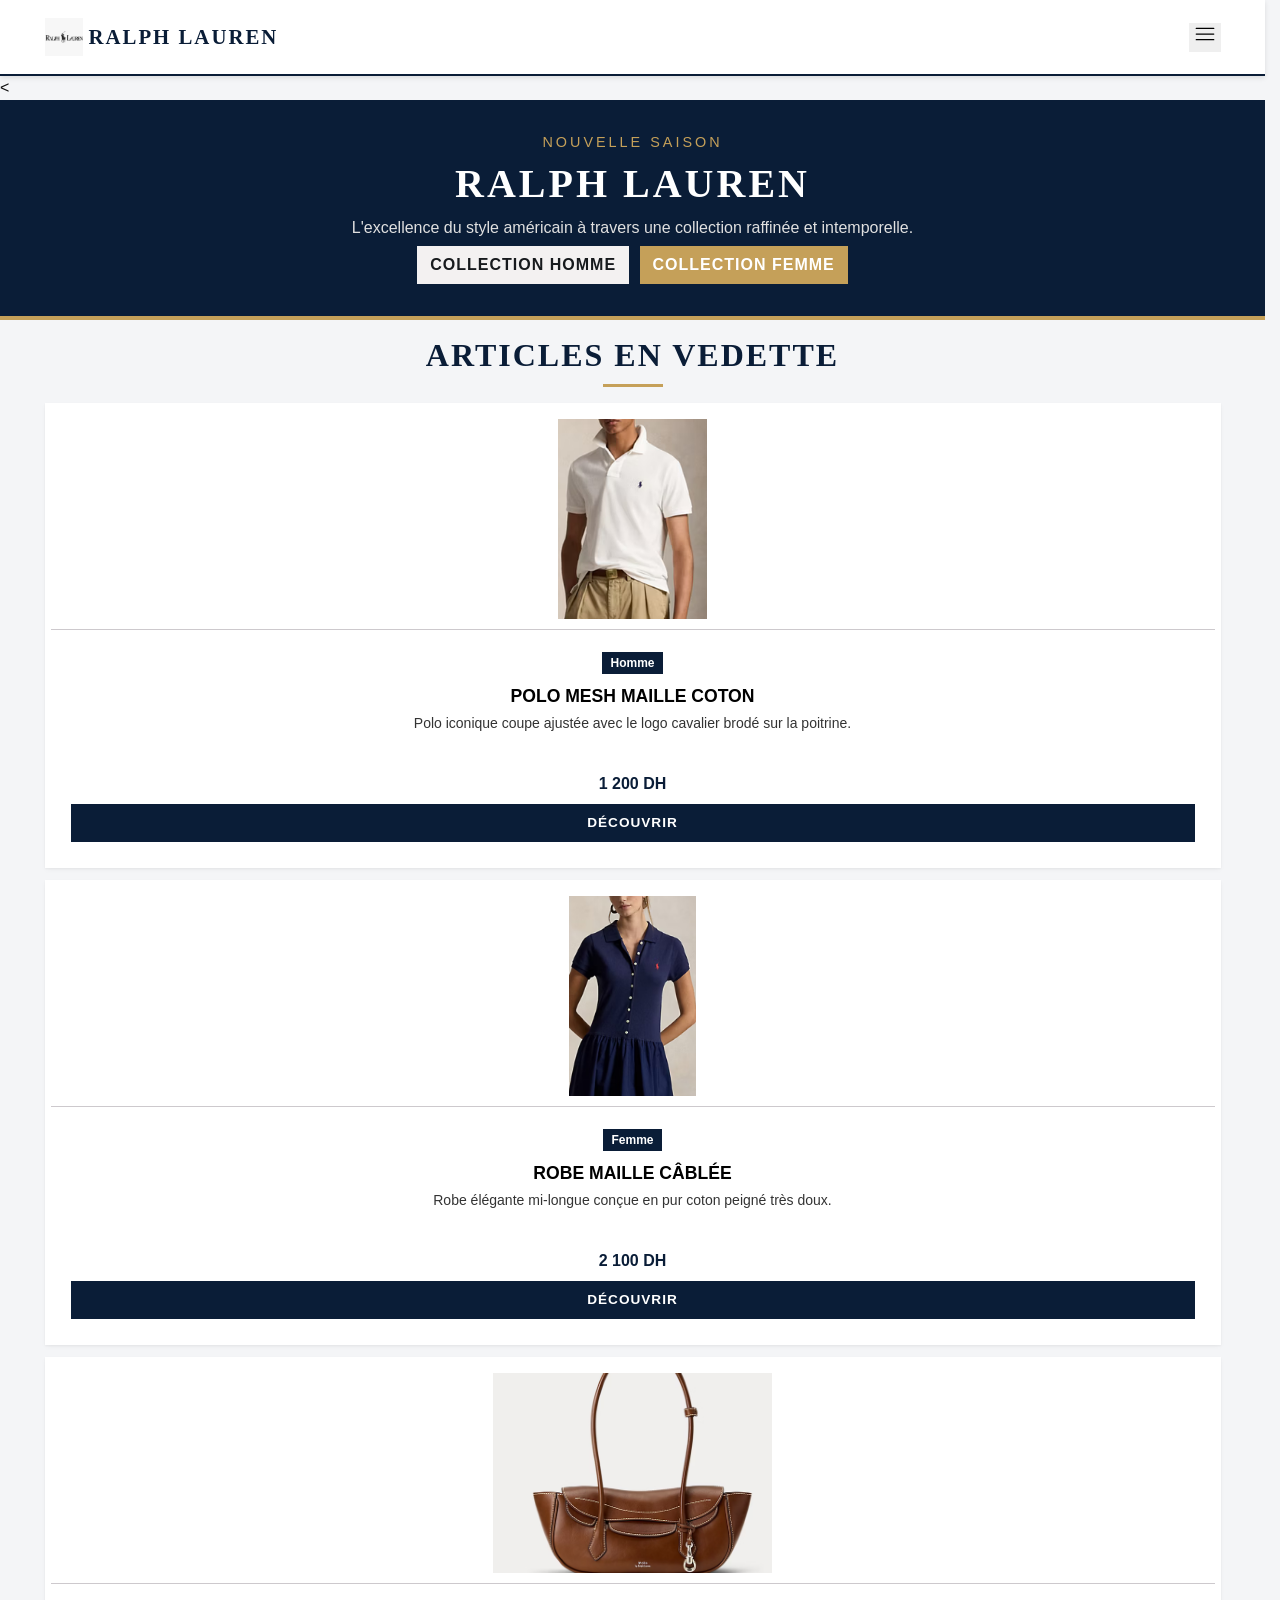
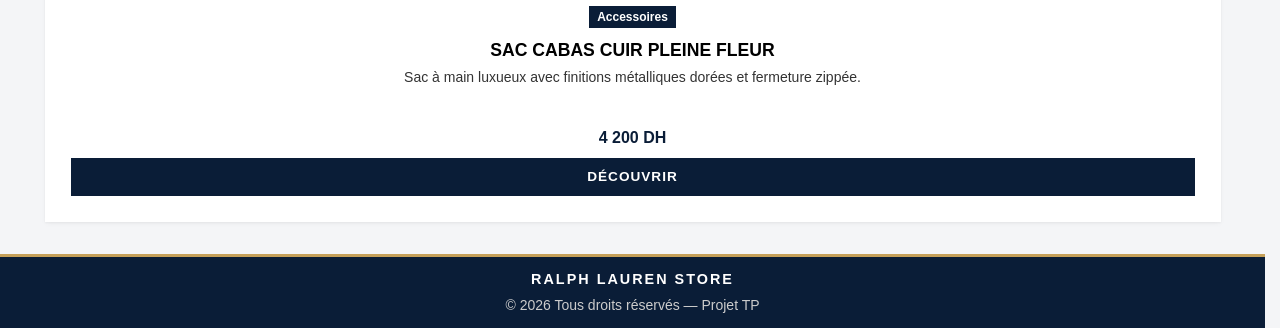
<file: index.html>
<!DOCTYPE html>
<html lang="fr">
<head>
  <meta charset="utf-8">
  <meta name="viewport" content="width=device-width, initial-scale=1">
  <title>Ralph Lauren - Collection Officielle</title>
  
  <link rel="stylesheet" href="assets/css/bootstrap.min.css">
  <link rel="stylesheet" href="assets/css/monStyle.css">
</head>
<body style="background-color: #f4f5f7; color: #111111;">

  <nav class="navbar navbar-expand-lg sticky-top" style="background-color: #ffffff; border-bottom: 2px solid #0a1d37; box-shadow: 0 2px 5px rgba(0,0,0,0.1);">
    <div class="container py-1">
      
      <a class="navbar-brand d-flex align-items-center" href="index.html" style="text-decoration: none;">
        <img src="assets/img/brand.png" alt="Logo Ralph Lauren" style="width:38px; height:38px;" class="me-2">
        <span class="fw-bold text-uppercase" style="font-family: 'Georgia', serif; letter-spacing: 2px; color: #0a1d37 !important; font-size: 1.3rem;">RALPH LAUREN</span>
      </a>

      <button class="navbar-toggler border-0" type="button" data-bs-toggle="collapse" data-bs-target="#menuNavbar">
        <span class="navbar-toggler-icon"></span>
      </button>

      <div class="collapse navbar-collapse" id="menuNavbar">
        <ul class="navbar-nav ms-auto align-items-center">
          
          <li class="nav-item">
            <a class="nav-link fw-bold px-3" href="index.html" style="color: #000000 !important; font-size: 1rem;">Accueil</a>
          </li>
          
          <li class="nav-item">
            <a class="nav-link fw-bold px-3" href="hommes.html" style="color: #000000 !important; font-size: 1rem;">Hommes</a>
          </li>
          
          <li class="nav-item">
            <a class="nav-link fw-bold px-3" href="femmes.html" style="color: #000000 !important; font-size: 1rem;">Femmes</a>
          </li>

          <li class="nav-item dropdown ms-lg-2">
            <a class="nav-link dropdown-toggle fw-bold px-3" href="#" id="navbarDropdown" role="button" data-bs-toggle="dropdown" aria-expanded="false" style="color: #000000 !important; font-size: 1rem;">
              Collections
            </a>
            <ul class="dropdown-menu dropdown-menu-end border-0 shadow" aria-labelledby="navbarDropdown">
              <li><a class="dropdown-item py-2 fw-bold" href="hommes.html" style="color: #000000 !important;">👔 Vêtements Homme</a></li>
              <li><a class="dropdown-item py-2 fw-bold" href="femmes.html" style="color: #000000 !important;">👗 Vêtements Femme</a></li>
            </ul>
          </li>

        </ul>
      </div>

    </div>
  </nav>

  <
  <div class="py-5 text-center text-white" style="background-color: #0a1d37; border-bottom: 4px solid #c5a059;">
    <div class="container py-5">
      <p class="text-uppercase mb-2" style="letter-spacing: 3px; font-size: 0.9rem; color: #c5a059;">Nouvelle Saison</p>
      <h1 class="display-4 fw-bold text-uppercase mb-3" style="font-family: 'Georgia', serif; letter-spacing: 3px; color: #ffffff !important;">RALPH LAUREN</h1>
      <p class="lead mb-4" style="max-width: 600px; margin: 0 auto; color: #e0e0e0 !important;">L'excellence du style américain à travers une collection raffinée et intemporelle.</p>
      <div class="pt-2">
        <a href="hommes.html" class="btn btn-outline-light rounded-0 px-4 py-2 me-2 fw-bold text-uppercase" style="letter-spacing: 1px;">Collection Homme</a>
        <a href="femmes.html" class="btn rounded-0 px-4 py-2 fw-bold text-uppercase" style="letter-spacing: 1px; background-color: #c5a059; border-color: #c5a059; color: #ffffff;">Collection Femme</a>
      </div>
    </div>
  </div>

  
  <div class="container py-5">
    <div class="text-center mb-5">
      <h2 class="fw-bold text-uppercase" style="font-family: 'Georgia', serif; letter-spacing: 2px; color: #0a1d37 !important;">ARTICLES EN VEDETTE</h2>
      <div style="width: 60px; height: 3px; background-color: #c5a059; margin: 10px auto 0;"></div>
    </div>

    <div class="row g-4">
      
      <!-- Article 1 : Polo Homme -->
      <div class="col-md-4">
        <div class="card h-100 border-0 shadow-sm rounded-0 p-2" style="background-color: #ffffff;">
          <img src="assets/img/po.jpg.png" class="card-img-top" alt="Polo Ralph Lauren" style="height: 200px;max-width: 100%; object-fit: cover;">
          <div class="card-body text-center d-flex flex-column justify-content-between">
            <div>
              <span class="badge mb-2 rounded-0" style="background-color: #0a1d37; color: #ffffff;">Homme</span>
              <h5 class="card-title fw-bold text-uppercase mt-2" style="font-size: 1.1rem; color: #000000 !important;">Polo Mesh Maille Coton</h5>
              <p class="card-text small mt-2" style="color: #333333 !important;">Polo iconique coupe ajustée avec le logo cavalier brodé sur la poitrine.</p>
            </div>
            <div class="mt-4">
              <p class="fs-4 fw-bold mb-3" style="color: #0a1d37 !important;">1 200 DH</p>
              <a href="hommes.html" class="btn w-100 rounded-0 text-uppercase fw-bold py-2" style="background-color: #0a1d37; color: #ffffff; font-size: 0.85rem; letter-spacing: 1px;">Découvrir</a>
            </div>
          </div>
        </div>
      </div>

      <div class="col-md-4">
        <div class="card h-100 border-0 shadow-sm rounded-0 p-2" style="background-color: #ffffff;">
          <img src="assets/img/robe.png" class="card-img-top" alt="Robe Ralph Lauren" style="height: 280px; object-fit: cover;">
          <div class="card-body text-center d-flex flex-column justify-content-between">
            <div>
              <span class="badge mb-2 rounded-0" style="background-color: #0a1d37; color: #ffffff;">Femme</span>
              <h5 class="card-title fw-bold text-uppercase mt-2" style="font-size: 1.1rem; color: #000000 !important;">Robe Maille Câblée</h5>
              <p class="card-text small mt-2" style="color: #333333 !important;">Robe élégante mi-longue conçue en pur coton peigné très doux.</p>
            </div>
            <div class="mt-4">
              <p class="fs-4 fw-bold mb-3" style="color: #0a1d37 !important;">2 100 DH</p>
              <a href="femmes.html" class="btn w-100 rounded-0 text-uppercase fw-bold py-2" style="background-color: #0a1d37; color: #ffffff; font-size: 0.85rem; letter-spacing: 1px;">Découvrir</a>
            </div>
          </div>
        </div>
      </div>

      <div class="col-md-4">
        <div class="card h-100 border-0 shadow-sm rounded-0 p-2" style="background-color: #ffffff;">
          <img src="assets/img/sac.png" class="card-img-top" alt="Sac Ralph Lauren" style="height: 280px; object-fit: cover;">
          <div class="card-body text-center d-flex flex-column justify-content-between">
            <div>
              <span class="badge mb-2 rounded-0" style="background-color: #0a1d37; color: #ffffff;">Accessoires</span>
              <h5 class="card-title fw-bold text-uppercase mt-2" style="font-size: 1.1rem; color: #000000 !important;">Sac Cabas Cuir Pleine Fleur</h5>
              <p class="card-text small mt-2" style="color: #333333 !important;">Sac à main luxueux avec finitions métalliques dorées et fermeture zippée.</p>
            </div>
            <div class="mt-4">
              <p class="fs-4 fw-bold mb-3" style="color: #0a1d37 !important;">4 200 DH</p>
              <a href="femmes.html" class="btn w-100 rounded-0 text-uppercase fw-bold py-2" style="background-color: #0a1d37; color: #ffffff; font-size: 0.85rem; letter-spacing: 1px;">Découvrir</a>
            </div>
          </div>
        </div>
      </div>

    </div>
  </div>


  <footer class="text-white text-center py-4 mt-5" style="background-color: #0a1d37; border-top: 3px solid #c5a059;">
    <div class="container">
      <p class="mb-1 text-uppercase fw-bold" style="letter-spacing: 2px; font-size: 0.9rem; color: #ffffff;">Ralph Lauren Store</p>
      <p class="mb-0 small" style="color: #cccccc;">&copy; 2026 Tous droits réservés — Projet TP</p>
    </div>
  </footer>

  <script src="https://cdn.jsdelivr.net/npm/bootstrap@5.3.2/dist/js/bootstrap.bundle.min.js"></script>
</body>
</html>
</file>
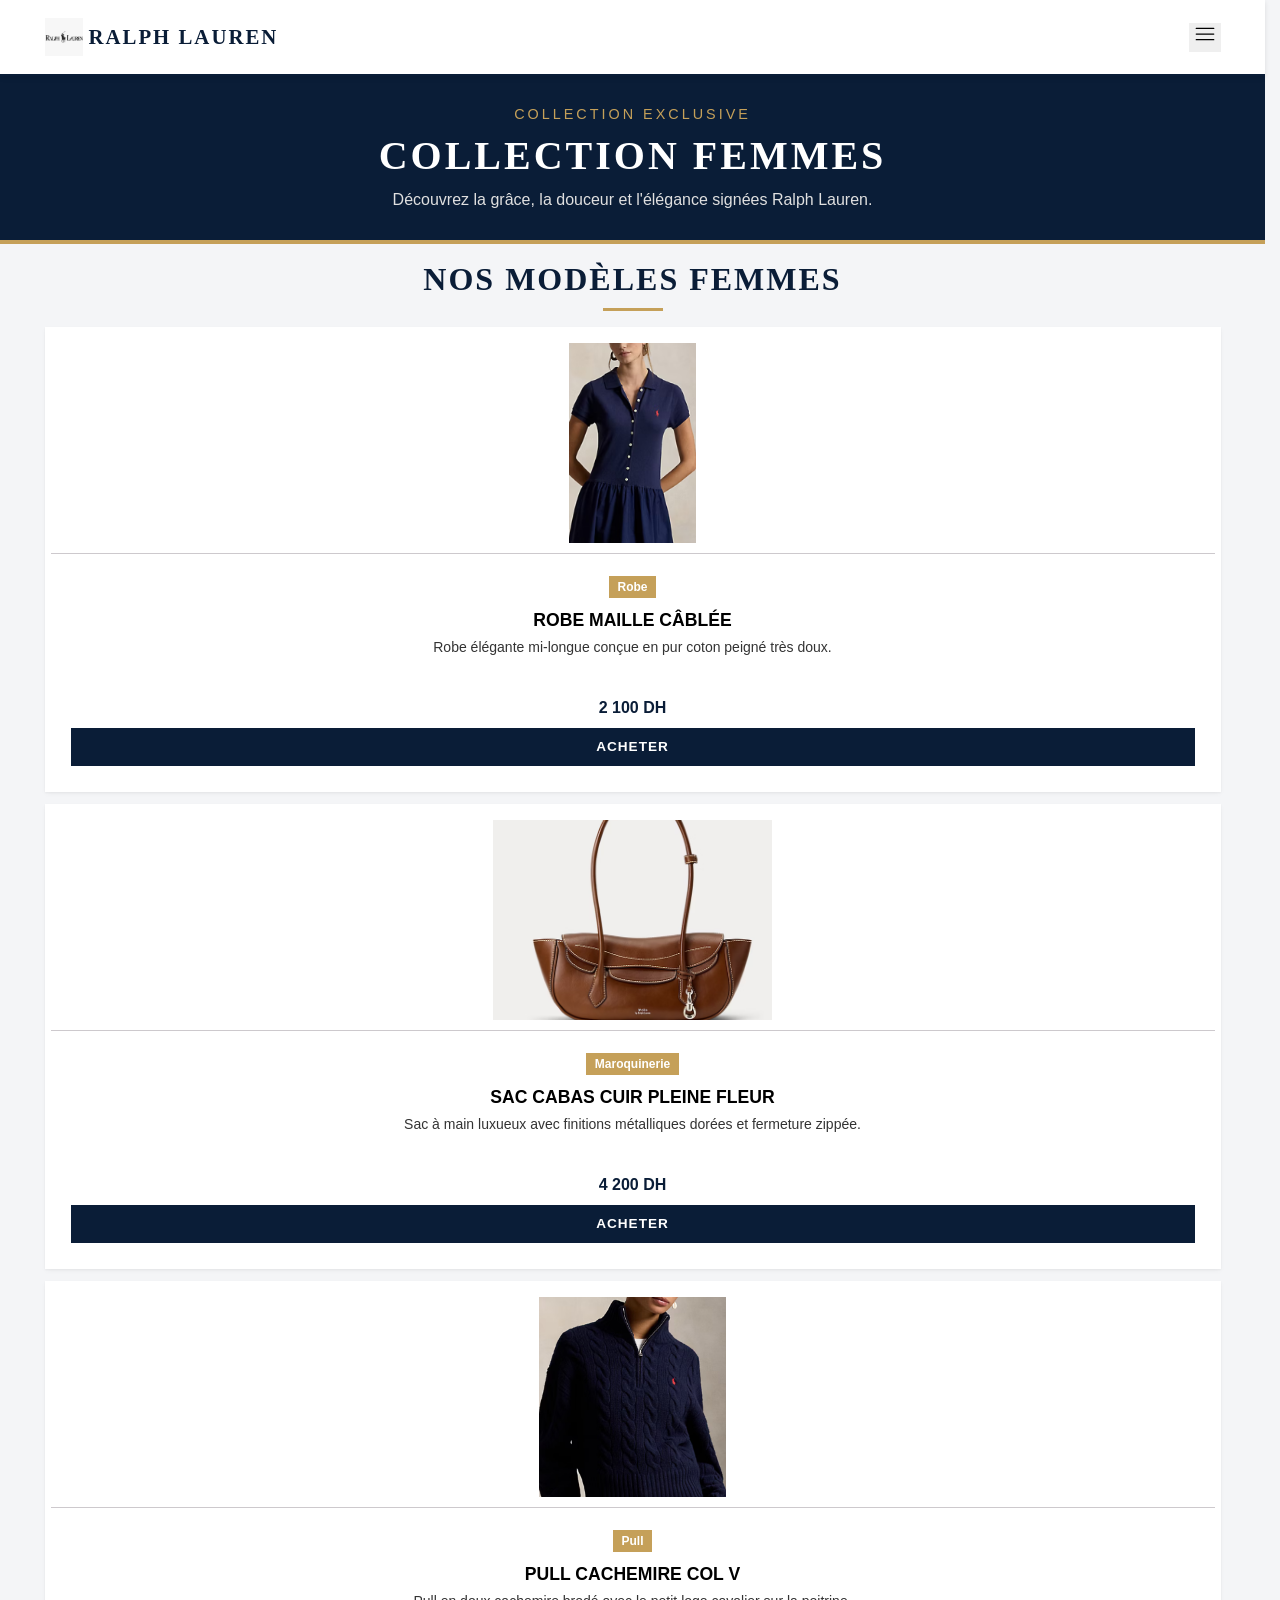
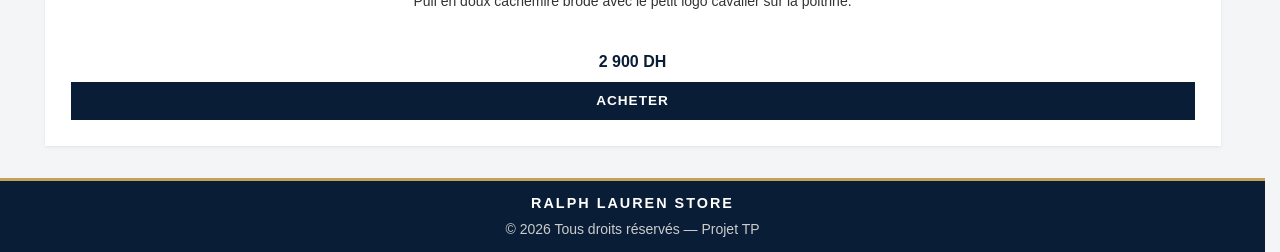
<file: femmes.html>
<!DOCTYPE html>
<html lang="fr">
<head>
  <meta charset="utf-8">
  <meta name="viewport" content="width=device-width, initial-scale=1">
  <title>Ralph Lauren - Collection Femmes</title>

  <link rel="stylesheet" href="assets/css/bootstrap.min.css">
  <link rel="stylesheet" href="assets/css/monStyle.css">
</head>
<body style="background-color: #f4f5f7; color: #111111;">

 
  <nav class="navbar navbar-expand-lg sticky-top" style="background-color: #ffffff; border-bottom: 2px solid #0a1d37; box-shadow: 0 2px 5px rgba(0,0,0,0.1);">
    <div class="container py-1">
      
      <a class="navbar-brand d-flex align-items-center" href="index.html" style="text-decoration: none;">
        <img src="assets/img/brand.png" alt="Logo Ralph Lauren" style="width:38px; height:38px;" class="me-2">
        <span class="fw-bold text-uppercase" style="font-family: 'Georgia', serif; letter-spacing: 2px; color: #0a1d37 !important; font-size: 1.3rem;">RALPH LAUREN</span>
      </a>

      <button class="navbar-toggler border-0" type="button" data-bs-toggle="collapse" data-bs-target="#menuNavbar">
        <span class="navbar-toggler-icon"></span>
      </button>

      <div class="collapse navbar-collapse" id="menuNavbar">
        <ul class="navbar-nav ms-auto align-items-center">
          
          <li class="nav-item">
            <a class="nav-link fw-bold px-3" href="index.html" style="color: #000000 !important; font-size: 1rem;">Accueil</a>
          </li>
          
          <li class="nav-item">
            <a class="nav-link fw-bold px-3" href="hommes.html" style="color: #000000 !important; font-size: 1rem;">Hommes</a>
          </li>
          
          <li class="nav-item">
            <a class="nav-link fw-bold px-3 active" href="femmes.html" style="color: #c5a059 !important; font-size: 1rem;">Femmes</a>
          </li>

         
          <li class="nav-item dropdown ms-lg-2">
            <a class="nav-link dropdown-toggle fw-bold px-3" href="#" id="navbarDropdown" role="button" data-bs-toggle="dropdown" aria-expanded="false" style="color: #000000 !important; font-size: 1rem;">
              Collections
            </a>
            <ul class="dropdown-menu dropdown-menu-end border-0 shadow" aria-labelledby="navbarDropdown">
              <li><a class="dropdown-item py-2 fw-bold" href="hommes.html" style="color: #000000 !important;">👔 Vêtements Homme</a></li>
              <li><a class="dropdown-item py-2 fw-bold" href="femmes.html" style="color: #000000 !important;">👗 Vêtements Femme</a></li>
            </ul>
          </li>

        </ul>
      </div>

    </div>
  </nav>

  <div class="py-5 text-center text-white" style="background-color: #0a1d37; border-bottom: 4px solid #c5a059;">
    <div class="container py-4">
      <p class="text-uppercase mb-2" style="letter-spacing: 3px; font-size: 0.9rem; color: #c5a059;">Collection Exclusive</p>
      <h1 class="display-4 fw-bold text-uppercase mb-3" style="font-family: 'Georgia', serif; letter-spacing: 3px; color: #ffffff !important;">COLLECTION FEMMES</h1>
      <p class="lead mb-0" style="max-width: 600px; margin: 0 auto; color: #e0e0e0 !important;">Découvrez la grâce, la douceur et l'élégance signées Ralph Lauren.</p>
    </div>
  </div>

  <div class="container py-5">
    <div class="text-center mb-5">
      <h2 class="fw-bold text-uppercase" style="font-family: 'Georgia', serif; letter-spacing: 2px; color: #0a1d37 !important;">NOS MODÈLES FEMMES</h2>
      <div style="width: 60px; height: 3px; background-color: #c5a059; margin: 10px auto 0;"></div>
    </div>

    <div class="row g-4">
      
      
      <div class="col-md-4">
        <div class="card h-100 border-0 shadow-sm rounded-0 p-2" style="background-color: #ffffff;">
          <img src="assets/img/robe.png" class="card-img-top" alt="Robe Ralph Lauren">
          <div class="card-body text-center d-flex flex-column justify-content-between">
            <div>
              <span class="badge mb-2 rounded-0" style="background-color: #c5a059; color: #ffffff;">Robe</span>
              <h5 class="card-title fw-bold text-uppercase mt-2" style="font-size: 1.1rem; color: #000000 !important;">Robe Maille Câblée</h5>
              <p class="card-text small mt-2" style="color: #333333 !important;">Robe élégante mi-longue conçue en pur coton peigné très doux.</p>
            </div>
            <div class="mt-4">
              <p class="fs-4 fw-bold mb-3" style="color: #0a1d37 !important;">2 100 DH</p>
              <button class="btn w-100 rounded-0 text-uppercase fw-bold py-2" style="background-color: #0a1d37; color: #ffffff; font-size: 0.85rem; letter-spacing: 1px;">Acheter</button>
            </div>
          </div>
        </div>
      </div>

      <div class="col-md-4">
        <div class="card h-100 border-0 shadow-sm rounded-0 p-2" style="background-color: #ffffff;">
          <img src="assets/img/sac.png" class="card-img-top" alt="Sac Ralph Lauren">
          <div class="card-body text-center d-flex flex-column justify-content-between">
            <div>
              <span class="badge mb-2 rounded-0" style="background-color: #c5a059; color: #ffffff;">Maroquinerie</span>
              <h5 class="card-title fw-bold text-uppercase mt-2" style="font-size: 1.1rem; color: #000000 !important;">Sac Cabas Cuir Pleine Fleur</h5>
              <p class="card-text small mt-2" style="color: #333333 !important;">Sac à main luxueux avec finitions métalliques dorées et fermeture zippée.</p>
            </div>
            <div class="mt-4">
              <p class="fs-4 fw-bold mb-3" style="color: #0a1d37 !important;">4 200 DH</p>
              <button class="btn w-100 rounded-0 text-uppercase fw-bold py-2" style="background-color: #0a1d37; color: #ffffff; font-size: 0.85rem; letter-spacing: 1px;">Acheter</button>
            </div>
          </div>
        </div>
      </div>

   
      <div class="col-md-4">
        <div class="card h-100 border-0 shadow-sm rounded-0 p-2" style="background-color: #ffffff;">
          <img src="assets/img/pull.png" class="card-img-top" alt="Pull Ralph Lauren">
          <div class="card-body text-center d-flex flex-column justify-content-between">
            <div>
              <span class="badge mb-2 rounded-0" style="background-color: #c5a059; color: #ffffff;">Pull</span>
              <h5 class="card-title fw-bold text-uppercase mt-2" style="font-size: 1.1rem; color: #000000 !important;">Pull Cachemire Col V</h5>
              <p class="card-text small mt-2" style="color: #333333 !important;">Pull en doux cachemire brodé avec le petit logo cavalier sur la poitrine.</p>
            </div>
            <div class="mt-4">
              <p class="fs-4 fw-bold mb-3" style="color: #0a1d37 !important;">2 900 DH</p>
              <button class="btn w-100 rounded-0 text-uppercase fw-bold py-2" style="background-color: #0a1d37; color: #ffffff; font-size: 0.85rem; letter-spacing: 1px;">Acheter</button>
            </div>
          </div>
        </div>
      </div>

    </div>
  </div>

  
  <footer class="text-white text-center py-4 mt-5" style="background-color: #0a1d37; border-top: 3px solid #c5a059;">
    <div class="container">
      <p class="mb-1 text-uppercase fw-bold" style="letter-spacing: 2px; font-size: 0.9rem; color: #ffffff;">Ralph Lauren Store</p>
      <p class="mb-0 small" style="color: #cccccc;">&copy; 2026 Tous droits réservés — Projet TP</p>
    </div>
  </footer>


  <script src="https://cdn.jsdelivr.net/npm/bootstrap@5.3.2/dist/js/bootstrap.bundle.min.js"></script>
</body>
</html>
</file>
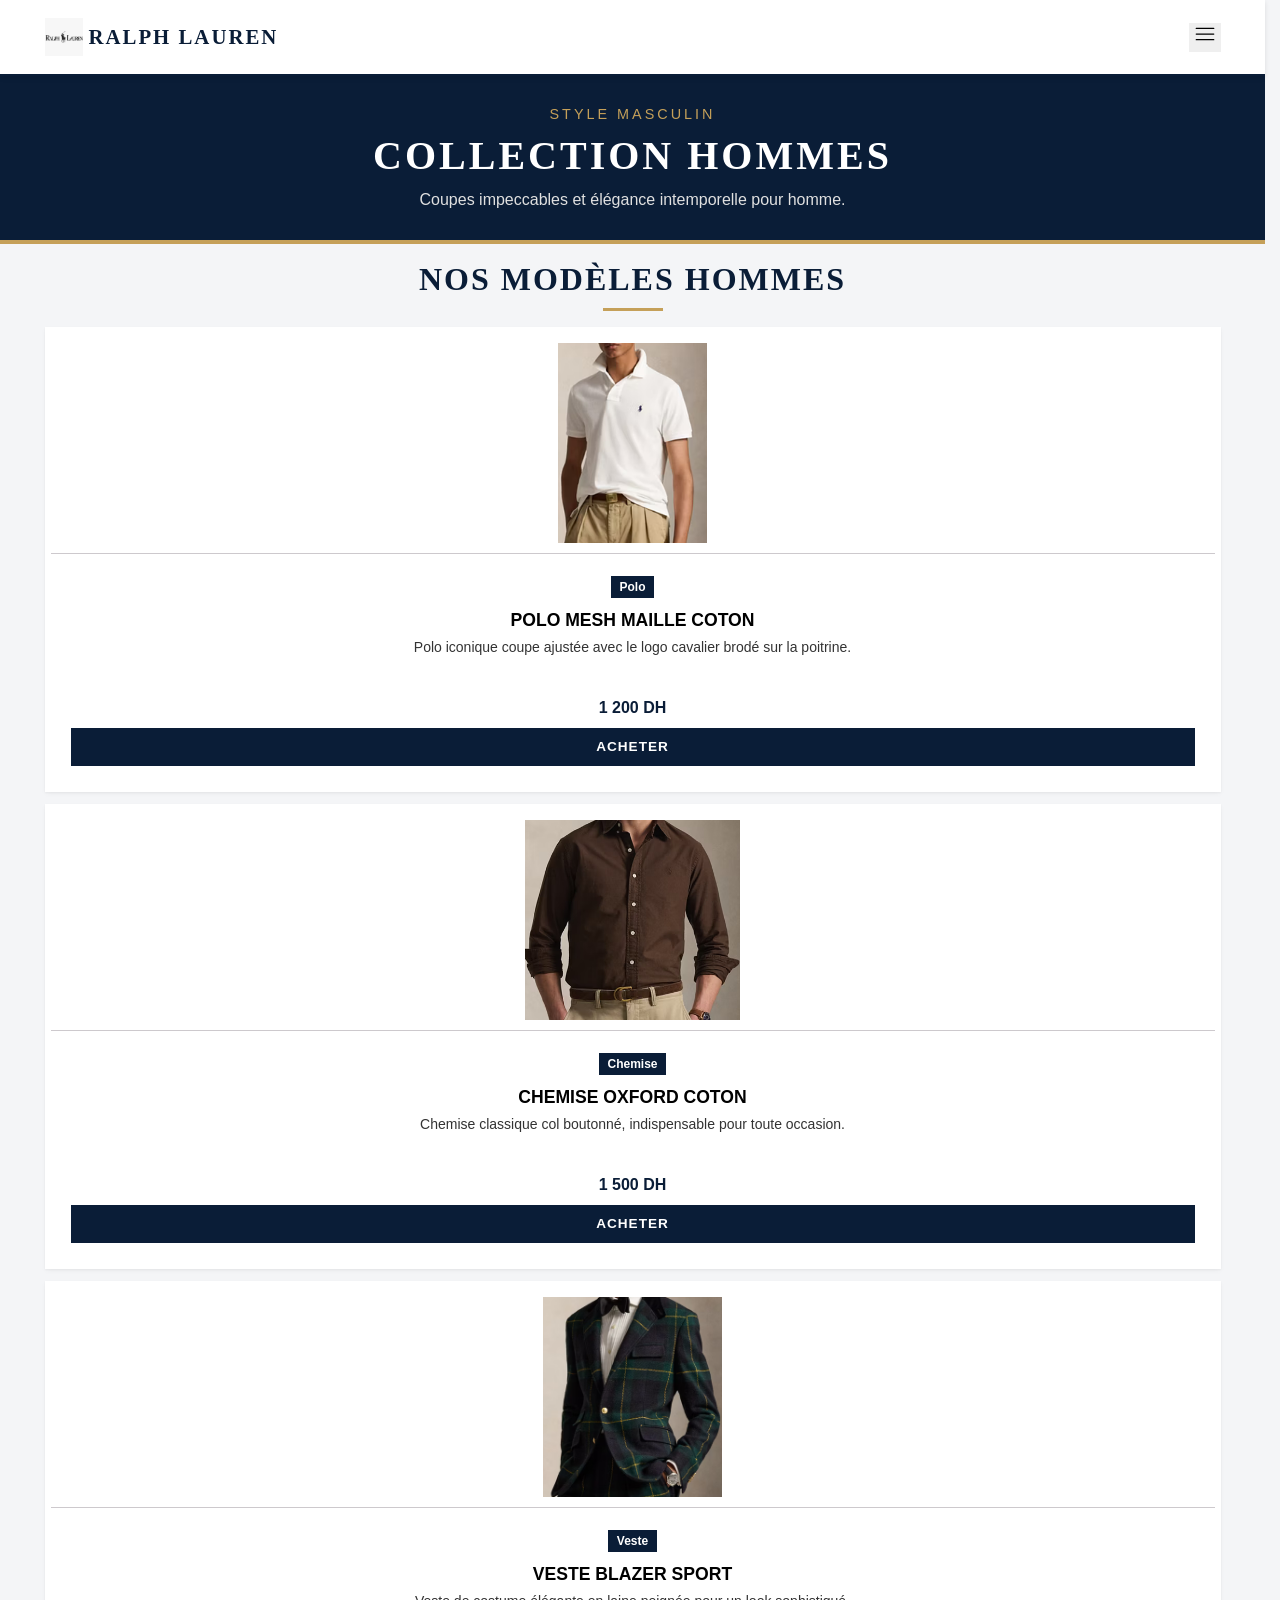
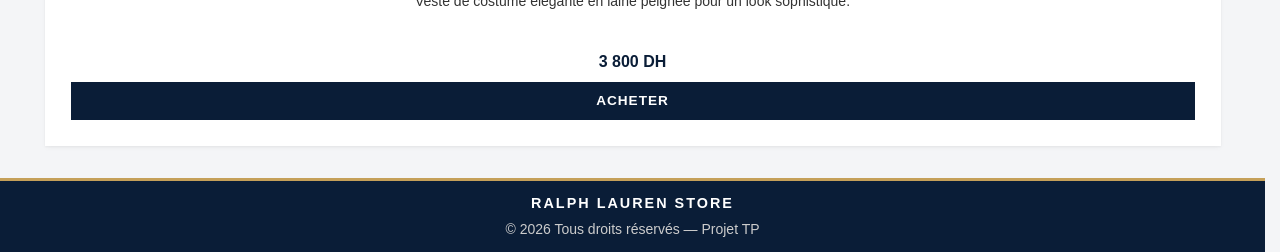
<file: hommes.html>
<!DOCTYPE html>
<html lang="fr">
<head>
  <meta charset="utf-8">
  <meta name="viewport" content="width=device-width, initial-scale=1">
  <title>Ralph Lauren - Collection Hommes</title>
  
  <link rel="stylesheet" href="assets/css/bootstrap.min.css">
  <link rel="stylesheet" href="assets/css/monStyle.css">
</head>
<body style="background-color: #f4f5f7; color: #111111;">

  <nav class="navbar navbar-expand-lg sticky-top" style="background-color: #ffffff; border-bottom: 2px solid #0a1d37; box-shadow: 0 2px 5px rgba(0,0,0,0.1);">
    <div class="container py-1">
      
      <!-- Logo et Titre en BLEU MARINE -->
      <a class="navbar-brand d-flex align-items-center" href="index.html" style="text-decoration: none;">
        <img src="assets/img/brand.png" alt="Logo Ralph Lauren" style="width:38px; height:38px;" class="me-2">
        <span class="fw-bold text-uppercase" style="font-family: 'Georgia', serif; letter-spacing: 2px; color: #0a1d37 !important; font-size: 1.3rem;">RALPH LAUREN</span>
      </a>

   
      <button class="navbar-toggler border-0" type="button" data-bs-toggle="collapse" data-bs-target="#menuNavbar">
        <span class="navbar-toggler-icon"></span>
      </button>

      
      <div class="collapse navbar-collapse" id="menuNavbar">
        <ul class="navbar-nav ms-auto align-items-center">
          
          <li class="nav-item">
            <a class="nav-link fw-bold px-3" href="index.html" style="color: #000000 !important; font-size: 1rem;">Accueil</a>
          </li>
          
          <li class="nav-item">
            <a class="nav-link fw-bold px-3 active" href="hommes.html" style="color: #c5a059 !important; font-size: 1rem;">Hommes</a>
          </li>
          
          <li class="nav-item">
            <a class="nav-link fw-bold px-3" href="femmes.html" style="color: #000000 !important; font-size: 1rem;">Femmes</a>
          </li>

          <!-- Menu Déroulant -->
          <li class="nav-item dropdown ms-lg-2">
            <a class="nav-link dropdown-toggle fw-bold px-3" href="#" id="navbarDropdown" role="button" data-bs-toggle="dropdown" aria-expanded="false" style="color: #000000 !important; font-size: 1rem;">
              Collections
            </a>
            <ul class="dropdown-menu dropdown-menu-end border-0 shadow" aria-labelledby="navbarDropdown">
              <li><a class="dropdown-item py-2 fw-bold" href="hommes.html" style="color: #000000 !important;">👔 Vêtements Homme</a></li>
              <li><a class="dropdown-item py-2 fw-bold" href="femmes.html" style="color: #000000 !important;">👗 Vêtements Femme</a></li>
            </ul>
          </li>

        </ul>
      </div>

    </div>
  </nav>

 
  <div class="py-5 text-center text-white" style="background-color: #0a1d37; border-bottom: 4px solid #c5a059;">
    <div class="container py-4">
      <p class="text-uppercase mb-2" style="letter-spacing: 3px; font-size: 0.9rem; color: #c5a059;">Style Masculin</p>
      <h1 class="display-4 fw-bold text-uppercase mb-3" style="font-family: 'Georgia', serif; letter-spacing: 3px; color: #ffffff !important;">COLLECTION HOMMES</h1>
      <p class="lead mb-0" style="max-width: 600px; margin: 0 auto; color: #e0e0e0 !important;">Coupes impeccables et élégance intemporelle pour homme.</p>
    </div>
  </div>

 
  <div class="container py-5">
    <div class="text-center mb-5">
      <h2 class="fw-bold text-uppercase" style="font-family: 'Georgia', serif; letter-spacing: 2px; color: #0a1d37 !important;">NOS MODÈLES HOMMES</h2>
      <div style="width: 60px; height: 3px; background-color: #c5a059; margin: 10px auto 0;"></div>
    </div>

    <div class="row g-4">
      
     
      <div class="col-md-4">
        <div class="card h-100 border-0 shadow-sm rounded-0 p-2" style="background-color: #ffffff;">
          <img src="assets/img/po.jpg.png" class="card-img-top" alt="Polo Ralph Lauren">
          <div class="card-body text-center d-flex flex-column justify-content-between">
            <div>
              <span class="badge mb-2 rounded-0" style="background-color: #0a1d37; color: #ffffff;">Polo</span>
              <h5 class="card-title fw-bold text-uppercase mt-2" style="font-size: 1.1rem; color: #000000 !important;">Polo Mesh Maille Coton</h5>
              <p class="card-text small mt-2" style="color: #333333 !important;">Polo iconique coupe ajustée avec le logo cavalier brodé sur la poitrine.</p>
            </div>
            <div class="mt-4">
              <p class="fs-4 fw-bold mb-3" style="color: #0a1d37 !important;">1 200 DH</p>
              <button class="btn w-100 rounded-0 text-uppercase fw-bold py-2" style="background-color: #0a1d37; color: #ffffff; font-size: 0.85rem; letter-spacing: 1px;">Acheter</button>
            </div>
          </div>
        </div>
      </div>

      <!-- Produit Homme 2 : Chemise -->
      <div class="col-md-4">
        <div class="card h-100 border-0 shadow-sm rounded-0 p-2" style="background-color: #ffffff;">
          <img src="assets/img/chemise.png" class="card-img-top" alt="Chemise Ralph Lauren">
          <div class="card-body text-center d-flex flex-column justify-content-between">
            <div>
              <span class="badge mb-2 rounded-0" style="background-color: #0a1d37; color: #ffffff;">Chemise</span>
              <h5 class="card-title fw-bold text-uppercase mt-2" style="font-size: 1.1rem; color: #000000 !important;">Chemise Oxford Coton</h5>
              <p class="card-text small mt-2" style="color: #333333 !important;">Chemise classique col boutonné, indispensable pour toute occasion.</p>
            </div>
            <div class="mt-4">
              <p class="fs-4 fw-bold mb-3" style="color: #0a1d37 !important;">1 500 DH</p>
              <button class="btn w-100 rounded-0 text-uppercase fw-bold py-2" style="background-color: #0a1d37; color: #ffffff; font-size: 0.85rem; letter-spacing: 1px;">Acheter</button>
            </div>
          </div>
        </div>
      </div>

      
      <div class="col-md-4">
        <div class="card h-100 border-0 shadow-sm rounded-0 p-2" style="background-color: #ffffff;">
          <img src="assets/img/blazer.png" class="card-img-top" alt="Blazer Ralph Lauren">
          <div class="card-body text-center d-flex flex-column justify-content-between">
            <div>
              <span class="badge mb-2 rounded-0" style="background-color: #0a1d37; color: #ffffff;">Veste</span>
              <h5 class="card-title fw-bold text-uppercase mt-2" style="font-size: 1.1rem; color: #000000 !important;">Veste Blazer Sport</h5>
              <p class="card-text small mt-2" style="color: #333333 !important;">Veste de costume élégante en laine peignée pour un look sophistiqué.</p>
            </div>
            <div class="mt-4">
              <p class="fs-4 fw-bold mb-3" style="color: #0a1d37 !important;">3 800 DH</p>
              <button class="btn w-100 rounded-0 text-uppercase fw-bold py-2" style="background-color: #0a1d37; color: #ffffff; font-size: 0.85rem; letter-spacing: 1px;">Acheter</button>
            </div>
          </div>
        </div>
      </div>

    </div>
  </div>


  <footer class="text-white text-center py-4 mt-5" style="background-color: #0a1d37; border-top: 3px solid #c5a059;">
    <div class="container">
      <p class="mb-1 text-uppercase fw-bold" style="letter-spacing: 2px; font-size: 0.9rem; color: #ffffff;">Ralph Lauren Store</p>
      <p class="mb-0 small" style="color: #cccccc;">&copy; 2026 Tous droits réservés — Projet TP</p>
    </div>
  </footer>

  <script src="https://cdn.jsdelivr.net/npm/bootstrap@5.3.2/dist/js/bootstrap.bundle.min.js"></script>
</body>
</html>
</file>
<file: assets/css/monStyle.css>
.card-img-top {
  height: 220px !important;
  max-height: 220px !important;
  width: 100% !important;
  object-fit: contain !important;
  background-color: #ffffff !important;
  padding: 10px !important;
}
</file>
